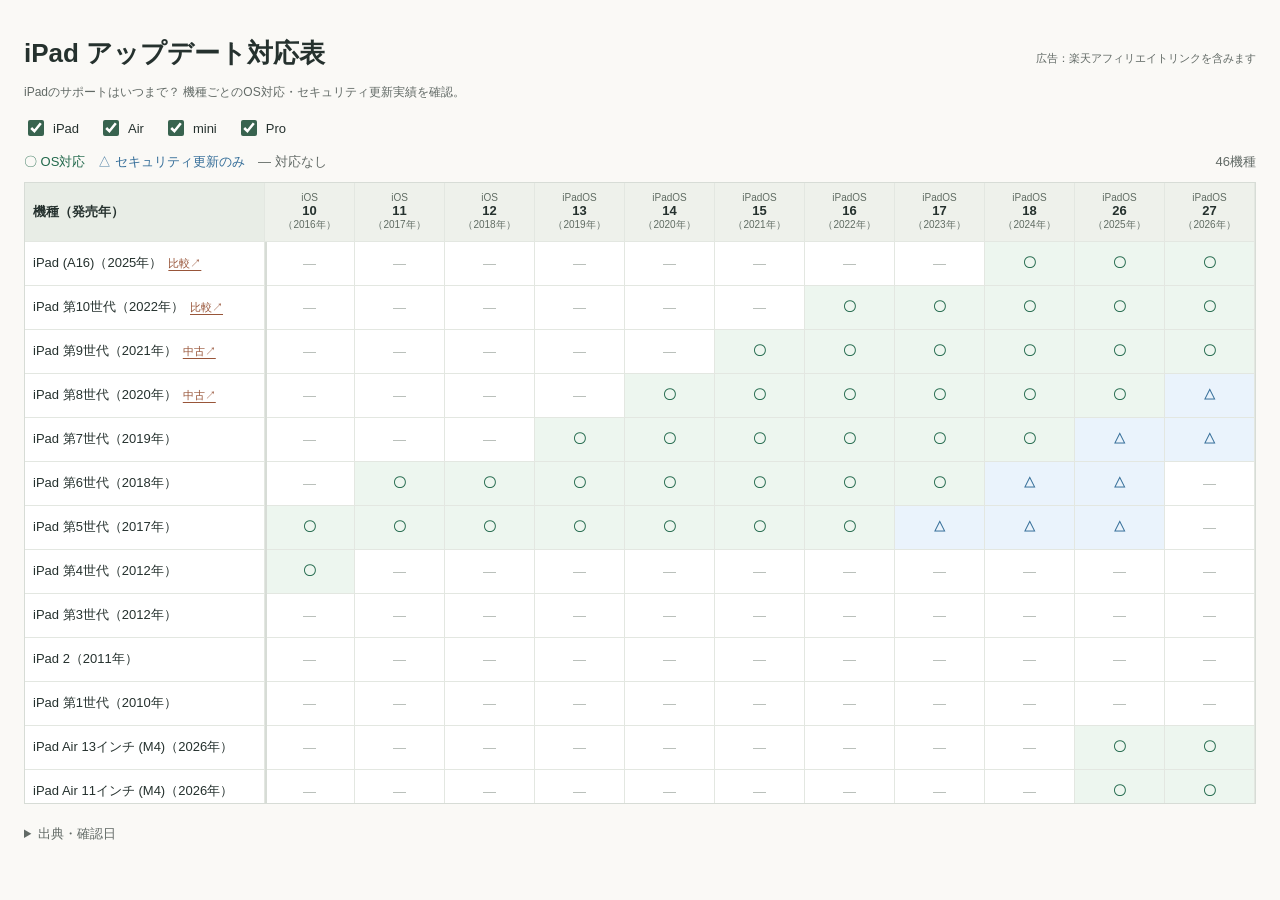
<file: public/ipad-os/index.html>
<!doctype html>
<html lang="ja">
<head>
  <meta charset="utf-8">
  <meta name="viewport" content="width=device-width,initial-scale=1">
  <title>iPadのサポートはいつまで？機種別OS・セキュリティアップデート対応表</title>
  <meta name="description" content="iPadのサポートはいつまで？iPad・Air・mini・Pro全46機種の発売年、最終対応iOS・iPadOS、旧OS向けセキュリティ更新実績を一覧で確認。将来のサポート終了予定日と、確認済みのアップデート履歴を区別して掲載しています。">
  <link rel="canonical" href="https://kaumae-lab.pages.dev/ipad-os/">
  <link rel="stylesheet" href="style.css">
  <script src="table.js" defer></script>
</head>
<body><main>
  <div class="page-heading">
    <h1>iPad アップデート対応表</h1>
    <p class="ad-note">広告：楽天アフィリエイトリンクを含みます</p>
  </div>
  <p class="search-intro">iPadのサポートはいつまで？ 機種ごとのOS対応・セキュリティ更新実績を確認。</p>
  <fieldset class="controls">
    <legend class="sr-only">表示するシリーズ</legend>
    <label><input type="checkbox" name="family" value="iPad" checked> iPad</label>
    <label><input type="checkbox" name="family" value="Air" checked> Air</label>
    <label><input type="checkbox" name="family" value="mini" checked> mini</label>
    <label><input type="checkbox" name="family" value="Pro" checked> Pro</label>
  </fieldset>
  <p class="legend"><span class="os-key">〇 OS対応</span>　<span class="security-key">△ セキュリティ更新のみ</span>　— 対応なし <span id="count">46機種</span></p>
  <div class="matrix" tabindex="0" role="region" aria-label="iPad アップデート対応表。左右にスクロールできます">
    <table><caption class="sr-only">iPad機種の発売年とOSの対応世代</caption><thead><tr><th scope="col"><span class="desktop-label">機種（発売年）</span><span class="mobile-label" aria-hidden="true">機種</span></th><th scope="col" aria-label="iOS 3、2010年"><small>iOS</small>3<small><span class="desktop-label">（2010年）</span><span class="mobile-label" aria-hidden="true">(10)</span></small></th><th scope="col" aria-label="iOS 4、2010年"><small>iOS</small>4<small><span class="desktop-label">（2010年）</span><span class="mobile-label" aria-hidden="true">(10)</span></small></th><th scope="col" aria-label="iOS 5、2011年"><small>iOS</small>5<small><span class="desktop-label">（2011年）</span><span class="mobile-label" aria-hidden="true">(11)</span></small></th><th scope="col" aria-label="iOS 6、2012年"><small>iOS</small>6<small><span class="desktop-label">（2012年）</span><span class="mobile-label" aria-hidden="true">(12)</span></small></th><th scope="col" aria-label="iOS 7、2013年"><small>iOS</small>7<small><span class="desktop-label">（2013年）</span><span class="mobile-label" aria-hidden="true">(13)</span></small></th><th scope="col" aria-label="iOS 8、2014年"><small>iOS</small>8<small><span class="desktop-label">（2014年）</span><span class="mobile-label" aria-hidden="true">(14)</span></small></th><th scope="col" aria-label="iOS 9、2015年"><small>iOS</small>9<small><span class="desktop-label">（2015年）</span><span class="mobile-label" aria-hidden="true">(15)</span></small></th><th scope="col" aria-label="iOS 10、2016年"><small>iOS</small>10<small><span class="desktop-label">（2016年）</span><span class="mobile-label" aria-hidden="true">(16)</span></small></th><th scope="col" aria-label="iOS 11、2017年"><small>iOS</small>11<small><span class="desktop-label">（2017年）</span><span class="mobile-label" aria-hidden="true">(17)</span></small></th><th scope="col" aria-label="iOS 12、2018年"><small>iOS</small>12<small><span class="desktop-label">（2018年）</span><span class="mobile-label" aria-hidden="true">(18)</span></small></th><th scope="col" aria-label="iPadOS 13、2019年"><small>iPadOS</small>13<small><span class="desktop-label">（2019年）</span><span class="mobile-label" aria-hidden="true">(19)</span></small></th><th scope="col" aria-label="iPadOS 14、2020年"><small>iPadOS</small>14<small><span class="desktop-label">（2020年）</span><span class="mobile-label" aria-hidden="true">(20)</span></small></th><th scope="col" aria-label="iPadOS 15、2021年"><small>iPadOS</small>15<small><span class="desktop-label">（2021年）</span><span class="mobile-label" aria-hidden="true">(21)</span></small></th><th scope="col" aria-label="iPadOS 16、2022年"><small>iPadOS</small>16<small><span class="desktop-label">（2022年）</span><span class="mobile-label" aria-hidden="true">(22)</span></small></th><th scope="col" aria-label="iPadOS 17、2023年"><small>iPadOS</small>17<small><span class="desktop-label">（2023年）</span><span class="mobile-label" aria-hidden="true">(23)</span></small></th><th scope="col" aria-label="iPadOS 18、2024年"><small>iPadOS</small>18<small><span class="desktop-label">（2024年）</span><span class="mobile-label" aria-hidden="true">(24)</span></small></th><th scope="col" aria-label="iPadOS 26、2025年"><small>iPadOS</small>26<small><span class="desktop-label">（2025年）</span><span class="mobile-label" aria-hidden="true">(25)</span></small></th><th scope="col" aria-label="iPadOS 27、2026年"><small>iPadOS</small>27<small><span class="desktop-label">（2026年）</span><span class="mobile-label" aria-hidden="true">(26)</span></small></th></tr></thead><tbody><tr><th scope="row" aria-label="iPad (A16)、2025年発売"><span class="desktop-label">iPad (A16)（2025年）</span><span class="mobile-label" aria-hidden="true">iPad (A16)</span><a class="purchase-link" href="https://hb.afl.rakuten.co.jp/ichiba/52fc2c79.d509a37d.52fc2c7a.2f8eff5b/_RTLink131223?pc=https%3A%2F%2Fproduct.rakuten.co.jp%2Fproduct%2F-%2F57f2e1f59af33f0f2fa7034b3d9c385c%2F&link_type=hybrid_url&ut=[base64]%3D%3D" target="_blank" rel="nofollow sponsored noopener" aria-label="iPad (A16)：楽天で比較（広告・新しいタブ）">比較↗</a></th><td>—</td><td>—</td><td>—</td><td>—</td><td>—</td><td>—</td><td>—</td><td>—</td><td>—</td><td>—</td><td>—</td><td>—</td><td>—</td><td>—</td><td>—</td><td class="yes">〇</td><td class="yes">〇</td><td class="yes">〇</td></tr><tr><th scope="row" aria-label="iPad 第10世代、2022年発売"><span class="desktop-label">iPad 第10世代（2022年）</span><span class="mobile-label" aria-hidden="true">iPad 10世代</span><a class="purchase-link" href="https://hb.afl.rakuten.co.jp/ichiba/52fc2c79.d509a37d.52fc2c7a.2f8eff5b/_RTLink131223?pc=https%3A%2F%2Fproduct.rakuten.co.jp%2Fproduct%2F-%2F1aec32247c925ff2542ed2b1d0ee980a%2F&link_type=hybrid_url&ut=[base64]%3D%3D" target="_blank" rel="nofollow sponsored noopener" aria-label="iPad 第10世代：楽天で比較（広告・新しいタブ）">比較↗</a></th><td>—</td><td>—</td><td>—</td><td>—</td><td>—</td><td>—</td><td>—</td><td>—</td><td>—</td><td>—</td><td>—</td><td>—</td><td>—</td><td class="yes">〇</td><td class="yes">〇</td><td class="yes">〇</td><td class="yes">〇</td><td class="yes">〇</td></tr><tr><th scope="row" aria-label="iPad 第9世代、2021年発売"><span class="desktop-label">iPad 第9世代（2021年）</span><span class="mobile-label" aria-hidden="true">iPad 9世代</span><a class="purchase-link" href="https://hb.afl.rakuten.co.jp/ichiba/53054539.5321ec00.5305453a.73a7fe7c/_RTLink131223?pc=https%3A%2F%2Fitem.rakuten.co.jp%2Fnicosuma-store%2Fipd-9gn-64-a%2F&link_type=hybrid_url&ut=[base64]%3D%3D" target="_blank" rel="nofollow sponsored noopener" aria-label="iPad 第9世代：中古・楽天（広告・新しいタブ）">中古↗</a></th><td>—</td><td>—</td><td>—</td><td>—</td><td>—</td><td>—</td><td>—</td><td>—</td><td>—</td><td>—</td><td>—</td><td>—</td><td class="yes">〇</td><td class="yes">〇</td><td class="yes">〇</td><td class="yes">〇</td><td class="yes">〇</td><td class="yes">〇</td></tr><tr><th scope="row" aria-label="iPad 第8世代、2020年発売"><span class="desktop-label">iPad 第8世代（2020年）</span><span class="mobile-label" aria-hidden="true">iPad 8世代</span><a class="purchase-link" href="https://hb.afl.rakuten.co.jp/ichiba/597f040e.845f8734.597f040f.2c119af7/_RTLink131223?pc=https%3A%2F%2Fitem.rakuten.co.jp%2Faiacross%2Fipad8-128gb-gold%2F&link_type=hybrid_url&ut=[base64]%3D%3D" target="_blank" rel="nofollow sponsored noopener" aria-label="iPad 第8世代：中古・楽天（広告・新しいタブ）">中古↗</a></th><td>—</td><td>—</td><td>—</td><td>—</td><td>—</td><td>—</td><td>—</td><td>—</td><td>—</td><td>—</td><td>—</td><td class="yes">〇</td><td class="yes">〇</td><td class="yes">〇</td><td class="yes">〇</td><td class="yes">〇</td><td class="yes">〇</td><td class="security" title="iPadOS 26.7.3：2026-11-09 に修正確認。この列のOSには非対応。">△</td></tr><tr><th scope="row" aria-label="iPad 第7世代、2019年発売"><span class="desktop-label">iPad 第7世代（2019年）</span><span class="mobile-label" aria-hidden="true">iPad 7世代</span></th><td>—</td><td>—</td><td>—</td><td>—</td><td>—</td><td>—</td><td>—</td><td>—</td><td>—</td><td>—</td><td class="yes">〇</td><td class="yes">〇</td><td class="yes">〇</td><td class="yes">〇</td><td class="yes">〇</td><td class="yes">〇</td><td class="security" title="iPadOS 18.7.12：2026-11-09 に修正確認。この列のOSには非対応。">△</td><td class="security" title="iPadOS 18.7.12：2026-11-09 に修正確認。この列のOSには非対応。">△</td></tr><tr><th scope="row" aria-label="iPad 第6世代、2018年発売"><span class="desktop-label">iPad 第6世代（2018年）</span><span class="mobile-label" aria-hidden="true">iPad 6世代</span></th><td>—</td><td>—</td><td>—</td><td>—</td><td>—</td><td>—</td><td>—</td><td>—</td><td class="yes">〇</td><td class="yes">〇</td><td class="yes">〇</td><td class="yes">〇</td><td class="yes">〇</td><td class="yes">〇</td><td class="yes">〇</td><td class="security" title="iPadOS 17.7.11：2026-05-11 に修正確認。この列のOSには非対応。">△</td><td class="security" title="iPadOS 17.7.11：2026-05-11 に修正確認。この列のOSには非対応。">△</td><td>—</td></tr><tr><th scope="row" aria-label="iPad 第5世代、2017年発売"><span class="desktop-label">iPad 第5世代（2017年）</span><span class="mobile-label" aria-hidden="true">iPad 5世代</span></th><td>—</td><td>—</td><td>—</td><td>—</td><td>—</td><td>—</td><td>—</td><td class="yes">〇</td><td class="yes">〇</td><td class="yes">〇</td><td class="yes">〇</td><td class="yes">〇</td><td class="yes">〇</td><td class="yes">〇</td><td class="security" title="iPadOS 16.7.16：2026-05-11 に修正確認。この列のOSには非対応。">△</td><td class="security" title="iPadOS 16.7.16：2026-05-11 に修正確認。この列のOSには非対応。">△</td><td class="security" title="iPadOS 16.7.16：2026-05-11 に修正確認。この列のOSには非対応。">△</td><td>—</td></tr><tr><th scope="row" aria-label="iPad 第4世代、2012年発売"><span class="desktop-label">iPad 第4世代（2012年）</span><span class="mobile-label" aria-hidden="true">iPad 4世代</span></th><td>—</td><td>—</td><td>—</td><td class="yes">〇</td><td class="yes">〇</td><td class="yes">〇</td><td class="yes">〇</td><td class="yes">〇</td><td>—</td><td>—</td><td>—</td><td>—</td><td>—</td><td>—</td><td>—</td><td>—</td><td>—</td><td>—</td></tr><tr><th scope="row" aria-label="iPad 第3世代、2012年発売"><span class="desktop-label">iPad 第3世代（2012年）</span><span class="mobile-label" aria-hidden="true">iPad 3世代</span></th><td>—</td><td>—</td><td class="yes">〇</td><td class="yes">〇</td><td class="yes">〇</td><td class="yes">〇</td><td class="yes">〇</td><td>—</td><td>—</td><td>—</td><td>—</td><td>—</td><td>—</td><td>—</td><td>—</td><td>—</td><td>—</td><td>—</td></tr><tr><th scope="row" aria-label="iPad 2、2011年発売"><span class="desktop-label">iPad 2（2011年）</span><span class="mobile-label" aria-hidden="true">iPad 2</span></th><td>—</td><td class="yes">〇</td><td class="yes">〇</td><td class="yes">〇</td><td class="yes">〇</td><td class="yes">〇</td><td class="yes">〇</td><td>—</td><td>—</td><td>—</td><td>—</td><td>—</td><td>—</td><td>—</td><td>—</td><td>—</td><td>—</td><td>—</td></tr><tr><th scope="row" aria-label="iPad 第1世代、2010年発売"><span class="desktop-label">iPad 第1世代（2010年）</span><span class="mobile-label" aria-hidden="true">iPad 1世代</span></th><td class="yes">〇</td><td class="yes">〇</td><td class="yes">〇</td><td>—</td><td>—</td><td>—</td><td>—</td><td>—</td><td>—</td><td>—</td><td>—</td><td>—</td><td>—</td><td>—</td><td>—</td><td>—</td><td>—</td><td>—</td></tr><tr><th scope="row" aria-label="iPad Air 13インチ (M4)、2026年発売"><span class="desktop-label">iPad Air 13インチ (M4)（2026年）</span><span class="mobile-label" aria-hidden="true">Air 13 (M4)</span></th><td>—</td><td>—</td><td>—</td><td>—</td><td>—</td><td>—</td><td>—</td><td>—</td><td>—</td><td>—</td><td>—</td><td>—</td><td>—</td><td>—</td><td>—</td><td>—</td><td class="yes">〇</td><td class="yes">〇</td></tr><tr><th scope="row" aria-label="iPad Air 11インチ (M4)、2026年発売"><span class="desktop-label">iPad Air 11インチ (M4)（2026年）</span><span class="mobile-label" aria-hidden="true">Air 11 (M4)</span></th><td>—</td><td>—</td><td>—</td><td>—</td><td>—</td><td>—</td><td>—</td><td>—</td><td>—</td><td>—</td><td>—</td><td>—</td><td>—</td><td>—</td><td>—</td><td>—</td><td class="yes">〇</td><td class="yes">〇</td></tr><tr><th scope="row" aria-label="iPad Air 13インチ (M3)、2025年発売"><span class="desktop-label">iPad Air 13インチ (M3)（2025年）</span><span class="mobile-label" aria-hidden="true">Air 13 (M3)</span></th><td>—</td><td>—</td><td>—</td><td>—</td><td>—</td><td>—</td><td>—</td><td>—</td><td>—</td><td>—</td><td>—</td><td>—</td><td>—</td><td>—</td><td>—</td><td class="yes">〇</td><td class="yes">〇</td><td class="yes">〇</td></tr><tr><th scope="row" aria-label="iPad Air 11インチ (M3)、2025年発売"><span class="desktop-label">iPad Air 11インチ (M3)（2025年）</span><span class="mobile-label" aria-hidden="true">Air 11 (M3)</span></th><td>—</td><td>—</td><td>—</td><td>—</td><td>—</td><td>—</td><td>—</td><td>—</td><td>—</td><td>—</td><td>—</td><td>—</td><td>—</td><td>—</td><td>—</td><td class="yes">〇</td><td class="yes">〇</td><td class="yes">〇</td></tr><tr><th scope="row" aria-label="iPad Air 13インチ (M2)、2024年発売"><span class="desktop-label">iPad Air 13インチ (M2)（2024年）</span><span class="mobile-label" aria-hidden="true">Air 13 (M2)</span></th><td>—</td><td>—</td><td>—</td><td>—</td><td>—</td><td>—</td><td>—</td><td>—</td><td>—</td><td>—</td><td>—</td><td>—</td><td>—</td><td>—</td><td class="yes">〇</td><td class="yes">〇</td><td class="yes">〇</td><td class="yes">〇</td></tr><tr><th scope="row" aria-label="iPad Air 11インチ (M2)、2024年発売"><span class="desktop-label">iPad Air 11インチ (M2)（2024年）</span><span class="mobile-label" aria-hidden="true">Air 11 (M2)</span></th><td>—</td><td>—</td><td>—</td><td>—</td><td>—</td><td>—</td><td>—</td><td>—</td><td>—</td><td>—</td><td>—</td><td>—</td><td>—</td><td>—</td><td class="yes">〇</td><td class="yes">〇</td><td class="yes">〇</td><td class="yes">〇</td></tr><tr><th scope="row" aria-label="iPad Air 第5世代、2022年発売"><span class="desktop-label">iPad Air 第5世代（2022年）</span><span class="mobile-label" aria-hidden="true">Air 5世代</span></th><td>—</td><td>—</td><td>—</td><td>—</td><td>—</td><td>—</td><td>—</td><td>—</td><td>—</td><td>—</td><td>—</td><td>—</td><td class="yes">〇</td><td class="yes">〇</td><td class="yes">〇</td><td class="yes">〇</td><td class="yes">〇</td><td class="yes">〇</td></tr><tr><th scope="row" aria-label="iPad Air 第4世代、2020年発売"><span class="desktop-label">iPad Air 第4世代（2020年）</span><span class="mobile-label" aria-hidden="true">Air 4世代</span></th><td>—</td><td>—</td><td>—</td><td>—</td><td>—</td><td>—</td><td>—</td><td>—</td><td>—</td><td>—</td><td>—</td><td class="yes">〇</td><td class="yes">〇</td><td class="yes">〇</td><td class="yes">〇</td><td class="yes">〇</td><td class="yes">〇</td><td class="yes">〇</td></tr><tr><th scope="row" aria-label="iPad Air 第3世代、2019年発売"><span class="desktop-label">iPad Air 第3世代（2019年）</span><span class="mobile-label" aria-hidden="true">Air 3世代</span></th><td>—</td><td>—</td><td>—</td><td>—</td><td>—</td><td>—</td><td>—</td><td>—</td><td>—</td><td class="yes">〇</td><td class="yes">〇</td><td class="yes">〇</td><td class="yes">〇</td><td class="yes">〇</td><td class="yes">〇</td><td class="yes">〇</td><td class="yes">〇</td><td class="security" title="iPadOS 26.7.3：2026-11-09 に修正確認。この列のOSには非対応。">△</td></tr><tr><th scope="row" aria-label="iPad Air 2、2014年発売"><span class="desktop-label">iPad Air 2（2014年）</span><span class="mobile-label" aria-hidden="true">Air 2</span></th><td>—</td><td>—</td><td>—</td><td>—</td><td>—</td><td class="yes">〇</td><td class="yes">〇</td><td class="yes">〇</td><td class="yes">〇</td><td class="yes">〇</td><td class="yes">〇</td><td class="yes">〇</td><td class="yes">〇</td><td class="security" title="iPadOS 15.8.8：2026-05-11 に修正確認。この列のOSには非対応。">△</td><td class="security" title="iPadOS 15.8.8：2026-05-11 に修正確認。この列のOSには非対応。">△</td><td class="security" title="iPadOS 15.8.8：2026-05-11 に修正確認。この列のOSには非対応。">△</td><td class="security" title="iPadOS 15.8.8：2026-05-11 に修正確認。この列のOSには非対応。">△</td><td>—</td></tr><tr><th scope="row" aria-label="iPad Air 第1世代、2013年発売"><span class="desktop-label">iPad Air 第1世代（2013年）</span><span class="mobile-label" aria-hidden="true">Air 1世代</span></th><td>—</td><td>—</td><td>—</td><td>—</td><td class="yes">〇</td><td class="yes">〇</td><td class="yes">〇</td><td class="yes">〇</td><td class="yes">〇</td><td class="yes">〇</td><td class="security" title="iOS 12.5.7：2023-01-23 に修正確認。この列のOSには非対応。">△</td><td class="security" title="iOS 12.5.7：2023-01-23 に修正確認。この列のOSには非対応。">△</td><td class="security" title="iOS 12.5.7：2023-01-23 に修正確認。この列のOSには非対応。">△</td><td class="security" title="iOS 12.5.7：2023-01-23 に修正確認。この列のOSには非対応。">△</td><td>—</td><td>—</td><td>—</td><td>—</td></tr><tr><th scope="row" aria-label="iPad mini (A20 Pro)、2026年発売"><span class="desktop-label">iPad mini (A20 Pro)（2026年）</span><span class="mobile-label" aria-hidden="true">mini (A20 Pro)</span></th><td>—</td><td>—</td><td>—</td><td>—</td><td>—</td><td>—</td><td>—</td><td>—</td><td>—</td><td>—</td><td>—</td><td>—</td><td>—</td><td>—</td><td>—</td><td>—</td><td>—</td><td class="yes">〇</td></tr><tr><th scope="row" aria-label="iPad mini (A17 Pro)、2024年発売"><span class="desktop-label">iPad mini (A17 Pro)（2024年）</span><span class="mobile-label" aria-hidden="true">mini (A17 Pro)</span></th><td>—</td><td>—</td><td>—</td><td>—</td><td>—</td><td>—</td><td>—</td><td>—</td><td>—</td><td>—</td><td>—</td><td>—</td><td>—</td><td>—</td><td>—</td><td class="yes">〇</td><td class="yes">〇</td><td class="yes">〇</td></tr><tr><th scope="row" aria-label="iPad mini 第6世代、2021年発売"><span class="desktop-label">iPad mini 第6世代（2021年）</span><span class="mobile-label" aria-hidden="true">mini 6世代</span></th><td>—</td><td>—</td><td>—</td><td>—</td><td>—</td><td>—</td><td>—</td><td>—</td><td>—</td><td>—</td><td>—</td><td>—</td><td class="yes">〇</td><td class="yes">〇</td><td class="yes">〇</td><td class="yes">〇</td><td class="yes">〇</td><td class="yes">〇</td></tr><tr><th scope="row" aria-label="iPad mini 第5世代、2019年発売"><span class="desktop-label">iPad mini 第5世代（2019年）</span><span class="mobile-label" aria-hidden="true">mini 5世代</span></th><td>—</td><td>—</td><td>—</td><td>—</td><td>—</td><td>—</td><td>—</td><td>—</td><td>—</td><td class="yes">〇</td><td class="yes">〇</td><td class="yes">〇</td><td class="yes">〇</td><td class="yes">〇</td><td class="yes">〇</td><td class="yes">〇</td><td class="yes">〇</td><td class="security" title="iPadOS 26.7.3：2026-11-09 に修正確認。この列のOSには非対応。">△</td></tr><tr><th scope="row" aria-label="iPad mini 4、2015年発売"><span class="desktop-label">iPad mini 4（2015年）</span><span class="mobile-label" aria-hidden="true">mini 4</span></th><td>—</td><td>—</td><td>—</td><td>—</td><td>—</td><td>—</td><td class="yes">〇</td><td class="yes">〇</td><td class="yes">〇</td><td class="yes">〇</td><td class="yes">〇</td><td class="yes">〇</td><td class="yes">〇</td><td class="security" title="iPadOS 15.8.8：2026-05-11 に修正確認。この列のOSには非対応。">△</td><td class="security" title="iPadOS 15.8.8：2026-05-11 に修正確認。この列のOSには非対応。">△</td><td class="security" title="iPadOS 15.8.8：2026-05-11 に修正確認。この列のOSには非対応。">△</td><td class="security" title="iPadOS 15.8.8：2026-05-11 に修正確認。この列のOSには非対応。">△</td><td>—</td></tr><tr><th scope="row" aria-label="iPad mini 3、2014年発売"><span class="desktop-label">iPad mini 3（2014年）</span><span class="mobile-label" aria-hidden="true">mini 3</span></th><td>—</td><td>—</td><td>—</td><td>—</td><td>—</td><td class="yes">〇</td><td class="yes">〇</td><td class="yes">〇</td><td class="yes">〇</td><td class="yes">〇</td><td class="security" title="iOS 12.5.7：2023-01-23 に修正確認。この列のOSには非対応。">△</td><td class="security" title="iOS 12.5.7：2023-01-23 に修正確認。この列のOSには非対応。">△</td><td class="security" title="iOS 12.5.7：2023-01-23 に修正確認。この列のOSには非対応。">△</td><td class="security" title="iOS 12.5.7：2023-01-23 に修正確認。この列のOSには非対応。">△</td><td>—</td><td>—</td><td>—</td><td>—</td></tr><tr><th scope="row" aria-label="iPad mini 2、2013年発売"><span class="desktop-label">iPad mini 2（2013年）</span><span class="mobile-label" aria-hidden="true">mini 2</span></th><td>—</td><td>—</td><td>—</td><td>—</td><td class="yes">〇</td><td class="yes">〇</td><td class="yes">〇</td><td class="yes">〇</td><td class="yes">〇</td><td class="yes">〇</td><td class="security" title="iOS 12.5.7：2023-01-23 に修正確認。この列のOSには非対応。">△</td><td class="security" title="iOS 12.5.7：2023-01-23 に修正確認。この列のOSには非対応。">△</td><td class="security" title="iOS 12.5.7：2023-01-23 に修正確認。この列のOSには非対応。">△</td><td class="security" title="iOS 12.5.7：2023-01-23 に修正確認。この列のOSには非対応。">△</td><td>—</td><td>—</td><td>—</td><td>—</td></tr><tr><th scope="row" aria-label="iPad mini 第1世代、2012年発売"><span class="desktop-label">iPad mini 第1世代（2012年）</span><span class="mobile-label" aria-hidden="true">mini 1世代</span></th><td>—</td><td>—</td><td>—</td><td class="yes">〇</td><td class="yes">〇</td><td class="yes">〇</td><td class="yes">〇</td><td>—</td><td>—</td><td>—</td><td>—</td><td>—</td><td>—</td><td>—</td><td>—</td><td>—</td><td>—</td><td>—</td></tr><tr><th scope="row" aria-label="iPad Pro 13インチ (M5)、2025年発売"><span class="desktop-label">iPad Pro 13インチ (M5)（2025年）</span><span class="mobile-label" aria-hidden="true">Pro 13 (M5)</span></th><td>—</td><td>—</td><td>—</td><td>—</td><td>—</td><td>—</td><td>—</td><td>—</td><td>—</td><td>—</td><td>—</td><td>—</td><td>—</td><td>—</td><td>—</td><td>—</td><td class="yes">〇</td><td class="yes">〇</td></tr><tr><th scope="row" aria-label="iPad Pro 11インチ (M5)、2025年発売"><span class="desktop-label">iPad Pro 11インチ (M5)（2025年）</span><span class="mobile-label" aria-hidden="true">Pro 11 (M5)</span></th><td>—</td><td>—</td><td>—</td><td>—</td><td>—</td><td>—</td><td>—</td><td>—</td><td>—</td><td>—</td><td>—</td><td>—</td><td>—</td><td>—</td><td>—</td><td>—</td><td class="yes">〇</td><td class="yes">〇</td></tr><tr><th scope="row" aria-label="iPad Pro 13インチ (M4)、2024年発売"><span class="desktop-label">iPad Pro 13インチ (M4)（2024年）</span><span class="mobile-label" aria-hidden="true">Pro 13 (M4)</span></th><td>—</td><td>—</td><td>—</td><td>—</td><td>—</td><td>—</td><td>—</td><td>—</td><td>—</td><td>—</td><td>—</td><td>—</td><td>—</td><td>—</td><td class="yes">〇</td><td class="yes">〇</td><td class="yes">〇</td><td class="yes">〇</td></tr><tr><th scope="row" aria-label="iPad Pro 11インチ (M4)、2024年発売"><span class="desktop-label">iPad Pro 11インチ (M4)（2024年）</span><span class="mobile-label" aria-hidden="true">Pro 11 (M4)</span></th><td>—</td><td>—</td><td>—</td><td>—</td><td>—</td><td>—</td><td>—</td><td>—</td><td>—</td><td>—</td><td>—</td><td>—</td><td>—</td><td>—</td><td class="yes">〇</td><td class="yes">〇</td><td class="yes">〇</td><td class="yes">〇</td></tr><tr><th scope="row" aria-label="iPad Pro 12.9インチ 第6世代、2022年発売"><span class="desktop-label">iPad Pro 12.9インチ 第6世代（2022年）</span><span class="mobile-label" aria-hidden="true">Pro 12.9 6世代</span></th><td>—</td><td>—</td><td>—</td><td>—</td><td>—</td><td>—</td><td>—</td><td>—</td><td>—</td><td>—</td><td>—</td><td>—</td><td>—</td><td class="yes">〇</td><td class="yes">〇</td><td class="yes">〇</td><td class="yes">〇</td><td class="yes">〇</td></tr><tr><th scope="row" aria-label="iPad Pro 11インチ 第4世代、2022年発売"><span class="desktop-label">iPad Pro 11インチ 第4世代（2022年）</span><span class="mobile-label" aria-hidden="true">Pro 11 4世代</span></th><td>—</td><td>—</td><td>—</td><td>—</td><td>—</td><td>—</td><td>—</td><td>—</td><td>—</td><td>—</td><td>—</td><td>—</td><td>—</td><td class="yes">〇</td><td class="yes">〇</td><td class="yes">〇</td><td class="yes">〇</td><td class="yes">〇</td></tr><tr><th scope="row" aria-label="iPad Pro 12.9インチ 第5世代、2021年発売"><span class="desktop-label">iPad Pro 12.9インチ 第5世代（2021年）</span><span class="mobile-label" aria-hidden="true">Pro 12.9 5世代</span></th><td>—</td><td>—</td><td>—</td><td>—</td><td>—</td><td>—</td><td>—</td><td>—</td><td>—</td><td>—</td><td>—</td><td class="yes">〇</td><td class="yes">〇</td><td class="yes">〇</td><td class="yes">〇</td><td class="yes">〇</td><td class="yes">〇</td><td class="yes">〇</td></tr><tr><th scope="row" aria-label="iPad Pro 11インチ 第3世代、2021年発売"><span class="desktop-label">iPad Pro 11インチ 第3世代（2021年）</span><span class="mobile-label" aria-hidden="true">Pro 11 3世代</span></th><td>—</td><td>—</td><td>—</td><td>—</td><td>—</td><td>—</td><td>—</td><td>—</td><td>—</td><td>—</td><td>—</td><td class="yes">〇</td><td class="yes">〇</td><td class="yes">〇</td><td class="yes">〇</td><td class="yes">〇</td><td class="yes">〇</td><td class="yes">〇</td></tr><tr><th scope="row" aria-label="iPad Pro 12.9インチ 第4世代、2020年発売"><span class="desktop-label">iPad Pro 12.9インチ 第4世代（2020年）</span><span class="mobile-label" aria-hidden="true">Pro 12.9 4世代</span></th><td>—</td><td>—</td><td>—</td><td>—</td><td>—</td><td>—</td><td>—</td><td>—</td><td>—</td><td>—</td><td class="yes">〇</td><td class="yes">〇</td><td class="yes">〇</td><td class="yes">〇</td><td class="yes">〇</td><td class="yes">〇</td><td class="yes">〇</td><td class="yes">〇</td></tr><tr><th scope="row" aria-label="iPad Pro 11インチ 第2世代、2020年発売"><span class="desktop-label">iPad Pro 11インチ 第2世代（2020年）</span><span class="mobile-label" aria-hidden="true">Pro 11 2世代</span></th><td>—</td><td>—</td><td>—</td><td>—</td><td>—</td><td>—</td><td>—</td><td>—</td><td>—</td><td>—</td><td class="yes">〇</td><td class="yes">〇</td><td class="yes">〇</td><td class="yes">〇</td><td class="yes">〇</td><td class="yes">〇</td><td class="yes">〇</td><td class="yes">〇</td></tr><tr><th scope="row" aria-label="iPad Pro 12.9インチ 第3世代、2018年発売"><span class="desktop-label">iPad Pro 12.9インチ 第3世代（2018年）</span><span class="mobile-label" aria-hidden="true">Pro 12.9 3世代</span></th><td>—</td><td>—</td><td>—</td><td>—</td><td>—</td><td>—</td><td>—</td><td>—</td><td>—</td><td class="yes">〇</td><td class="yes">〇</td><td class="yes">〇</td><td class="yes">〇</td><td class="yes">〇</td><td class="yes">〇</td><td class="yes">〇</td><td class="yes">〇</td><td class="security" title="iPadOS 26.7.3：2026-11-09 に修正確認。この列のOSには非対応。">△</td></tr><tr><th scope="row" aria-label="iPad Pro 11インチ 第1世代、2018年発売"><span class="desktop-label">iPad Pro 11インチ 第1世代（2018年）</span><span class="mobile-label" aria-hidden="true">Pro 11 1世代</span></th><td>—</td><td>—</td><td>—</td><td>—</td><td>—</td><td>—</td><td>—</td><td>—</td><td>—</td><td class="yes">〇</td><td class="yes">〇</td><td class="yes">〇</td><td class="yes">〇</td><td class="yes">〇</td><td class="yes">〇</td><td class="yes">〇</td><td class="yes">〇</td><td class="security" title="iPadOS 26.7.3：2026-11-09 に修正確認。この列のOSには非対応。">△</td></tr><tr><th scope="row" aria-label="iPad Pro 12.9インチ 第2世代、2017年発売"><span class="desktop-label">iPad Pro 12.9インチ 第2世代（2017年）</span><span class="mobile-label" aria-hidden="true">Pro 12.9 2世代</span></th><td>—</td><td>—</td><td>—</td><td>—</td><td>—</td><td>—</td><td>—</td><td class="yes">〇</td><td class="yes">〇</td><td class="yes">〇</td><td class="yes">〇</td><td class="yes">〇</td><td class="yes">〇</td><td class="yes">〇</td><td class="yes">〇</td><td class="security" title="iPadOS 17.7.11：2026-05-11 に修正確認。この列のOSには非対応。">△</td><td class="security" title="iPadOS 17.7.11：2026-05-11 に修正確認。この列のOSには非対応。">△</td><td>—</td></tr><tr><th scope="row" aria-label="iPad Pro 10.5インチ、2017年発売"><span class="desktop-label">iPad Pro 10.5インチ（2017年）</span><span class="mobile-label" aria-hidden="true">Pro 10.5</span></th><td>—</td><td>—</td><td>—</td><td>—</td><td>—</td><td>—</td><td>—</td><td class="yes">〇</td><td class="yes">〇</td><td class="yes">〇</td><td class="yes">〇</td><td class="yes">〇</td><td class="yes">〇</td><td class="yes">〇</td><td class="yes">〇</td><td class="security" title="iPadOS 17.7.11：2026-05-11 に修正確認。この列のOSには非対応。">△</td><td class="security" title="iPadOS 17.7.11：2026-05-11 に修正確認。この列のOSには非対応。">△</td><td>—</td></tr><tr><th scope="row" aria-label="iPad Pro 9.7インチ、2016年発売"><span class="desktop-label">iPad Pro 9.7インチ（2016年）</span><span class="mobile-label" aria-hidden="true">Pro 9.7</span></th><td>—</td><td>—</td><td>—</td><td>—</td><td>—</td><td>—</td><td class="yes">〇</td><td class="yes">〇</td><td class="yes">〇</td><td class="yes">〇</td><td class="yes">〇</td><td class="yes">〇</td><td class="yes">〇</td><td class="yes">〇</td><td class="security" title="iPadOS 16.7.16：2026-05-11 に修正確認。この列のOSには非対応。">△</td><td class="security" title="iPadOS 16.7.16：2026-05-11 に修正確認。この列のOSには非対応。">△</td><td class="security" title="iPadOS 16.7.16：2026-05-11 に修正確認。この列のOSには非対応。">△</td><td>—</td></tr><tr><th scope="row" aria-label="iPad Pro 12.9インチ 第1世代、2015年発売"><span class="desktop-label">iPad Pro 12.9インチ 第1世代（2015年）</span><span class="mobile-label" aria-hidden="true">Pro 12.9 1世代</span></th><td>—</td><td>—</td><td>—</td><td>—</td><td>—</td><td>—</td><td class="yes">〇</td><td class="yes">〇</td><td class="yes">〇</td><td class="yes">〇</td><td class="yes">〇</td><td class="yes">〇</td><td class="yes">〇</td><td class="yes">〇</td><td class="security" title="iPadOS 16.7.16：2026-05-11 に修正確認。この列のOSには非対応。">△</td><td class="security" title="iPadOS 16.7.16：2026-05-11 に修正確認。この列のOSには非対応。">△</td><td class="security" title="iPadOS 16.7.16：2026-05-11 に修正確認。この列のOSには非対応。">△</td><td>—</td></tr></tbody></table>
  </div>
  <noscript>絞り込み・ドラッグ操作にはJavaScriptが必要です。表はそのまま閲覧できます。</noscript>
  <details><summary>出典・確認日</summary><p>確認日：2026年11月14日</p>
    <h2>iPadのサポート終了日はいつ？</h2>
    <p>この表は将来のサポート終了予定日ではなく、確認済みの対応実績を示します。最新iPadOSに上げられなくなっても、旧OS向けのセキュリティアップデートが配信される場合があります。Appleの修正履歴を出典として掲載しています。</p>
    <h2>OS対応終了とセキュリティ更新終了は違う？</h2>
    <p>異なります。緑の〇はOS世代への対応実績、青の△は旧OS向けの脆弱性修正を確認できた時期です。△がある機種でも、現在や将来の安全性・更新継続を保証するものではありません。</p>
    <p>〇はOSへの対応実績、△は新OSには非対応で旧OSの脆弱性修正が確認できた最終時期までを示します。△は現在の更新継続を示すものではありません。横軸の年はOSの公開年です。</p>
    <p>全46機種を最終対応OSごとに照合しました。以下は、そのOS向けに確認した脆弱性修正です。配信があっても公開CVEのない更新は、△の延長根拠にはしていません。</p>
    <ul>
      <li>iOS 5系：5.1.1（2012年）。初代iPad。</li>
      <li>iOS 9系：9.3.5（2016年8月25日）。iPad 2・第3世代・初代mini。</li>
      <li>iOS 10系：10.3.3（2017年7月19日）。iPad 第4世代。</li>
      <li>iOS 12系：12.5.7（2023年1月23日）。初代Air・mini 2・mini 3。</li>
      <li>iPadOS 15系：15.8.8（2026年5月11日）。Air 2・mini 4。</li>
      <li>iPadOS 16系：16.7.16（2026年5月11日）。iPad 第5世代・Pro 9.7インチ・Pro 12.9インチ初代。</li>
      <li>iPadOS 17系：17.7.11（2026年5月11日）。iPad 第6世代・Pro 10.5インチ・Pro 12.9インチ第2世代。</li>
      <li>iPadOS 18系：18.7.12（2026年11月9日）。iPad 第7世代。</li>
      <li>iPadOS 26系：26.7.3（2026年11月9日）。iPad 第8世代・Air 第3世代・mini 第5世代・Pro 11インチ初代・Pro 12.9インチ第3世代。</li>
      <li>iPadOS 27系：27.2.1（2026年11月9日）。最新OS対応の24機種。</li>
    </ul>
    <p>iOS 9.3.6・10.3.4（2019年7月22日、対象のCellularモデルのみ）、iOS 12.5.8（2026年1月26日）も確認していますが、Appleの履歴では公開CVEなしのため、上記の脆弱性修正とは区別しています。</p>
    <ul>
      <li><a href="https://support.apple.com/en-us/103597">Apple：iOS 5.1.1のセキュリティ修正</a></li>
      <li><a href="https://support.apple.com/en-us/103628">Apple：iOS 9.3.5のセキュリティ修正</a></li>
      <li><a href="https://support.apple.com/en-us/103803">Apple：iOS 10.3.3のセキュリティ修正</a></li>
      <li><a href="https://support.apple.com/en-la/103015">Apple：iOS 12.5.7のセキュリティ修正</a></li>
      <li><a href="https://support.apple.com/en-by/103179">Apple：2018〜2019年の更新履歴</a></li>
      <li><a href="https://support.apple.com/en-us/108043">Apple：iPadのモデルを識別する</a></li>
      <li><a href="https://www.apple.com/os/ipados/">Apple：iPadOS 27 対応機種</a></li>
      <li><a href="https://www.apple.com/newsroom/2026/10/apple-gives-ipad-mini-its-biggest-update-ever/">Apple：iPad mini (A20 Pro) 発売情報</a></li>
      <li><a href="https://support.apple.com/en-my/123706">Apple：iPadOS 26 対応機種</a></li>
      <li><a href="https://www.apple.com/newsroom/2024/09/ipados-18-is-now-available-taking-ipad-to-the-next-level/">Apple：iPadOS 18</a></li>
      <li><a href="https://www.apple.com/newsroom/2023/09/ipados-17-is-now-available/">Apple：iPadOS 17</a></li>
      <li><a href="https://www.apple.com/newsroom/2022/10/ipados-16-is-available-today/">Apple：iPadOS 16</a></li>
      <li><a href="https://www.apple.com/newsroom/2021/09/ipados-15-is-available-today/">Apple：iPadOS 15</a></li>
      <li><a href="https://support.apple.com/100100">Apple：セキュリティリリース履歴</a></li>
    </ul>
  </details>
</main></body></html>
</file>
<file: public/ipad-os/style.css>
:root { font-family: "Yu Gothic", "Hiragino Kaku Gothic ProN", sans-serif; color: #25312e; background: #faf9f6; --name: 240px; --os: 90px; }
* { box-sizing: border-box; }
.mobile-label { display: none; }
body { margin: 0; }
main { max-width: 1320px; margin: auto; padding: 36px 24px; }
h1 { font-size: 26px; margin: 0 0 8px; }
.page-heading { display: flex; flex-wrap: wrap; align-items: baseline; justify-content: space-between; gap: 8px 20px; }
.ad-note { margin: 0 0 0 auto; color: #626a66; font-size: 11px; text-align: right; }
.search-intro { margin: 4px 0 0; color: #626a66; font-size: 12px; line-height: 1.6; }
details h2 { font-size: 15px; margin-top: 18px; }
.purchase-link { display: inline; margin-left: 6px; padding: 0; color: #985539; font-size: 11px; white-space: nowrap; text-decoration: underline; text-underline-offset: 3px; cursor: pointer; }
.purchase-link:focus-visible { outline: 2px solid #608c78; outline-offset: 2px; }
.legend,.note,details { color: #626a66; font-size: 13px; line-height: 1.8; }
.controls { display: flex; flex-wrap: wrap; gap: 20px; align-items: center; margin: 12px 0 6px; padding: 0; border: 0; font-size: 13px; }
.controls label { display: inline-flex; gap: 6px; align-items: center; min-height: 28px; cursor: pointer; }
.controls input { accent-color: #38634f; width: 16px; height: 16px; }
.controls input:focus-visible,.matrix:focus-visible { outline: 3px solid #608c78; outline-offset: 2px; }
.legend { margin: 8px 0; } #count { float: right; }
.matrix { max-height: min(calc(74vh - 44px), calc(100svh - 250px)); overflow: auto; border: 1px solid #d7dcd6; background: white; scrollbar-color: #a8b5ac #f0f2ee; }
.matrix.dragging { cursor: grabbing; user-select: none; }
@media (hover: hover) and (pointer: fine) { .matrix { cursor: grab; } .matrix.dragging { cursor: grabbing; } }
table { border-spacing: 0; table-layout: fixed; width: max-content; font-size: 13px; }
th,td { height: 44px; padding: 9px 8px; border-right: 1px solid #e3e7e1; border-bottom: 1px solid #e3e7e1; }
thead th { position: sticky; top: 0; z-index: 3; background: #eef1eb; width: var(--os); min-width: var(--os); text-align: center; }
th:first-child { width: var(--name); min-width: var(--name); max-width: var(--name); position: sticky; left: 0; text-align: left; }
thead th:first-child { z-index: 4; background: #e8ede6; }
tbody th { background: #fff; z-index: 2; font-weight: 500; box-shadow: 2px 0 0 #d7dcd6; }
td { width: var(--os); min-width: var(--os); text-align: center; color: #b1b8b2; }
td.yes { color: #22694c; background: #edf6ef; font-weight: 700; }
td.security { color: #356e99; background: #eaf3fc; font-weight: 700; }
.os-key { color: #22694c; } .security-key { color: #356e99; }
tbody tr:hover th,tbody tr:hover td { background: #f8f4e8; }
thead small { display: block; font-size: 10px; font-weight: 400; color: #606c63; }
.note { max-width: 960px; margin: 16px 0 0; } details { margin-top: 18px; } a { color: #38634f; }
.sr-only { position: absolute; width: 1px; height: 1px; overflow: hidden; clip-path: inset(50%); }
@media(max-width:600px) {
  :root { --name: 120px; --os: 48px; }
  .desktop-label { display: none; }
  .mobile-label { display: inline; }
  main { padding: 18px 10px; }
  h1 { font-size: 22px; }
  table { font-size: 12px; }
  th,td { height: 38px; padding: 7px 5px; }
  thead small { font-size: 9px; }
  .controls { gap: 8px; margin: 8px 0 4px; }
  .legend { font-size: 11px; }
  #count { float: none; display: inline-block; margin-left: 8px; }
  .matrix { max-height: min(calc(72svh - 38px), calc(100svh - 270px)); }
}
</file>
